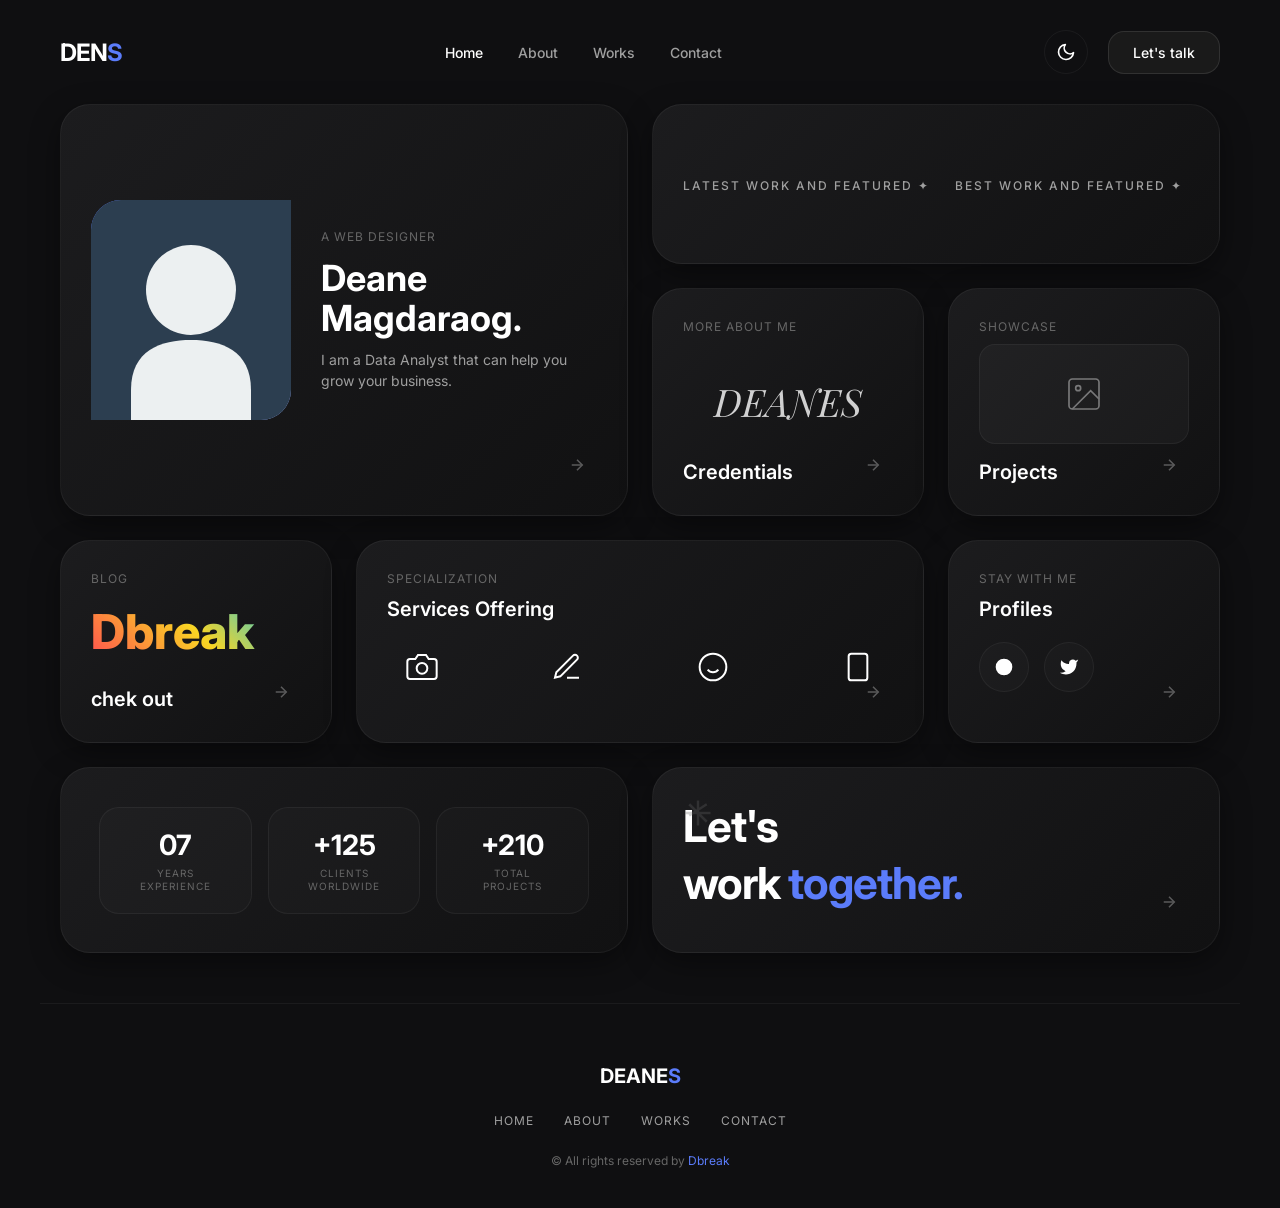
<file: index.html>
<!DOCTYPE html>
<html lang="en">
<head>
    <meta charset="UTF-8">
    <meta name="viewport" content="width=device-width, initial-scale=1.0">
    <title>Deanes Personal Website</title>
    <link rel="preconnect" href="https://fonts.googleapis.com">
    <link rel="preconnect" href="https://fonts.gstatic.com" crossorigin>
    <link href="https://fonts.googleapis.com/css2?family=Inter:wght@300;400;500;600;700&family=Playfair+Display:ital,wght@1,400;1,600&display=swap" rel="stylesheet">
    
    <style>
        /* ==========================================
           CSS VARIABLES (Theme Control)
           ========================================== */
        :root {
            --bg-main: #0f0f11;
            --bg-card: linear-gradient(135deg, #1c1c1e, #111112);
            --border-color: rgba(255, 255, 255, 0.05);
            --border-hover: rgba(255, 255, 255, 0.12);
            --text-primary: #ffffff;
            --text-secondary: #9f9f9f;
            --text-muted: #666666;
            --accent-color: #5b7cfa;
            --card-shadow: rgba(0, 0, 0, 0.4);
            --transition-speed: 0.3s;
        }

        /* Light Mode Overrides */
        [data-theme="light"] {
            --bg-main: #f0f2f5;
            --bg-card: linear-gradient(135deg, #ffffff, #f7f8fa);
            --border-color: rgba(0, 0, 0, 0.06);
            --border-hover: rgba(0, 0, 0, 0.15);
            --text-primary: #1a1a1a;
            --text-secondary: #666666;
            --text-muted: #999999;
            --accent-color: #3b59ff;
            --card-shadow: rgba(0, 0, 0, 0.05);
        }

        /* ==========================================
           BASE STYLES
           ========================================== */
        * {
            box-sizing: border-box;
            margin: 0;
            padding: 0;
        }

        body {
            font-family: 'Inter', sans-serif;
            background-color: var(--bg-main);
            color: var(--text-primary);
            transition: background-color var(--transition-speed) ease, color var(--transition-speed) ease;
            min-height: 100vh;
            display: flex;
            flex-direction: column;
            justify-content: space-between;
            overflow-x: hidden;
        }

        a {
            text-decoration: none;
            color: inherit;
        }

        /* ==========================================
           HEADER / NAVIGATION
           ========================================== */
        header {
            max-width: 1200px;
            width: 100%;
            margin: 0 auto;
            padding: 30px 20px;
            display: flex;
            justify-content: space-between;
            align-items: center;
        }

        .logo {
            font-size: 24px;
            font-weight: 700;
            letter-spacing: -1px;
        }

        nav ul {
            display: flex;
            list-style: none;
            gap: 35px;
        }

        nav ul li a {
            font-size: 14px;
            font-weight: 500;
            color: var(--text-secondary);
            transition: color 0.2s ease;
        }

        nav ul li a:hover, nav ul li a.active {
            color: var(--text-primary);
        }

        .header-actions {
            display: flex;
            align-items: center;
            gap: 20px;
        }

        /* Let's Talk Button */
        .btn-talk {
            background-color: #1a1a1a;
            color: #ffffff;
            padding: 12px 24px;
            border-radius: 16px;
            font-size: 14px;
            font-weight: 500;
            border: 1px solid rgba(255, 255, 255, 0.1);
            transition: background-color 0.2s, transform 0.2s;
        }
        [data-theme="light"] .btn-talk {
            background-color: #ffffff;
            color: #1a1a1a;
            border: 1px solid rgba(0, 0, 0, 0.1);
            box-shadow: 0 4px 12px rgba(0,0,0,0.05);
        }
        .btn-talk:hover {
            transform: translateY(-2px);
            background-color: var(--text-primary);
            color: var(--bg-main);
        }

        /* Theme Switcher Button */
        .theme-toggle {
            background: none;
            border: 1px solid var(--border-color);
            cursor: pointer;
            width: 44px;
            height: 44px;
            border-radius: 50%;
            display: flex;
            align-items: center;
            justify-content: center;
            color: var(--text-primary);
            transition: border-color 0.2s, background-color 0.2s;
        }
        .theme-toggle:hover {
            border-color: var(--border-hover);
            background-color: rgba(255, 255, 255, 0.02);
        }
        [data-theme="light"] .theme-toggle:hover {
            background-color: rgba(0, 0, 0, 0.02);
        }

        .theme-toggle .sun-icon { display: none; }
        .theme-toggle .moon-icon { display: block; }
        [data-theme="light"] .theme-toggle .sun-icon { display: block; }
        [data-theme="light"] .theme-toggle .moon-icon { display: none; }

        /* ==========================================
           MAIN BENTO GRID SYSTEM
           ========================================== */
        main {
            max-width: 1200px;
            width: 100%;
            margin: 0 auto;
            padding: 0 20px 50px 20px;
        }

        .bento-grid {
            display: grid;
            grid-template-columns: repeat(4, 1fr);
            gap: 24px;
            grid-auto-rows: minmax(160px, auto);
        }

        /* Base Card Styling */
        .card {
            background: var(--bg-card);
            border: 1px solid var(--border-color);
            border-radius: 30px;
            padding: 30px;
            position: relative;
            box-shadow: 0 10px 30px var(--card-shadow);
            transition: border-color var(--transition-speed), transform var(--transition-speed);
            display: flex;
            flex-direction: column;
            justify-content: space-between;
            overflow: hidden;
        }
        .card:hover {
            border-color: var(--border-hover);
            transform: translateY(-2px);
        }

        /* Tiny section labels inside cards */
        .card-subtitle {
            font-size: 12px;
            text-transform: uppercase;
            letter-spacing: 1px;
            color: var(--text-muted);
            margin-bottom: 10px;
        }

        .card-title {
            font-size: 22px;
            font-weight: 600;
            line-height: 1.3;
        }

        /* Action Arrow found in the bottom right corner of layouts */
        .card-arrow {
            position: absolute;
            bottom: 30px;
            right: 30px;
            width: 40px;
            height: 40px;
            border-radius: 50%;
            display: flex;
            align-items: center;
            justify-content: center;
            opacity: 0.3;
            transition: opacity 0.2s, transform 0.2s;
        }
        .card:hover .card-arrow {
            opacity: 1;
            transform: scale(1.05);
        }
        .card-arrow svg {
            width: 18px;
            height: 18px;
            fill: none;
            stroke: var(--text-primary);
            stroke-width: 2;
        }

        /* ==========================================
           INDIVIDUAL CARD MODIFICATIONS
           ========================================== */
        
        /* Card 1: Profile Card */
        .profile-card {
            grid-column: span 2;
            grid-row: span 2;
            flex-direction: row;
            align-items: center;
            gap: 30px;
        }
        .profile-img-wrapper {
            width: 200px;
            height: 220px;
            background: linear-gradient(135deg, var(--accent-color), #a2b4ff);
            border-radius: 30px 0 30px 0;
            overflow: hidden;
            flex-shrink: 0;
        }
        .profile-img-wrapper img {
            width: 100%;
            height: 100%;
            object-fit: cover;
            filter: grayscale(100%);
            mix-blend-mode: luminosity;
        }
        .profile-info {
            display: flex;
            flex-direction: column;
            justify-content: center;
        }
        .profile-info h1 {
            font-size: 36px;
            font-weight: 700;
            margin-top: 5px;
            margin-bottom: 10px;
            line-height: 1.1;
        }
        .profile-info p {
            font-size: 14px;
            color: var(--text-secondary);
            line-height: 1.5;
        }

        /* Card 2: Marquee Text Ticker Card */
        .ticker-card {
            grid-column: span 2;
            padding: 15px 30px;
            justify-content: center;
            background: var(--bg-card);
        }
        .ticker-wrap {
            overflow: hidden;
            white-space: nowrap;
            width: 100%;
        }
        .ticker-content {
            display: inline-block;
            animation: marquee 15s linear infinite;
            font-size: 12px;
            font-weight: 500;
            text-transform: uppercase;
            letter-spacing: 2px;
            color: var(--text-secondary);
        }
        .ticker-content span {
            margin-right: 20px;
        }
        @keyframes marquee {
            0% { transform: translate3d(0, 0, 0); }
            100% { transform: translate3d(-50%, 0, 0); }
        }

        /* Card 3: Credentials Card */
        .credentials-card {
            grid-column: span 1;
        }
        .signature-mock {
            font-family: 'Playfair Display', serif;
            font-style: italic;
            font-size: 38px;
            text-align: center;
            margin: 20px 0;
            color: var(--text-primary);
            opacity: 0.8;
        }

        /* Card 4: Projects Showcase Card */
        .projects-card {
            grid-column: span 1;
        }
        .project-img-mock {
            width: 100%;
            height: 100px;
            background-color: rgba(255,255,255,0.03);
            border: 1px solid var(--border-color);
            border-radius: 16px;
            margin-bottom: 15px;
            display: flex;
            align-items: center;
            justify-content: center;
        }
        [data-theme="light"] .project-img-mock {
            background-color: rgba(0,0,0,0.02);
        }

        /* Card 5: Blog/GFonts Card */
        .blog-card {
            grid-column: span 1;
        }
        .blog-logo-mock {
            font-size: 48px;
            font-weight: 800;
            background: linear-gradient(45deg, #ff4e50, #f9d423, #00c6ff);
            -webkit-background-clip: text;
            -webkit-text-fill-color: transparent;
            margin-bottom: 20px;
        }

        /* Card 6: Specialization Services Card */
        .services-card {
            grid-column: span 2;
        }
        .services-icons {
            display: flex;
            justify-content: space-between;
            align-items: center;
            margin-top: 20px;
            margin-bottom: 20px;
            padding: 0 10px;
        }
        .service-icon-box {
            width: 50px;
            height: 50px;
            display: flex;
            align-items: center;
            justify-content: center;
            color: var(--text-primary);
        }
        .service-icon-box svg {
            width: 32px;
            height: 32px;
            stroke: currentColor;
            fill: none;
            stroke-width: 1.5;
        }

        /* Card 7: Profiles/Socials Card */
        .profiles-card {
            grid-column: span 1;
        }
        .social-row {
            display: flex;
            gap: 15px;
            margin: 20px 0;
        }
        .social-btn {
            width: 50px;
            height: 50px;
            border-radius: 50%;
            border: 1px solid var(--border-color);
            display: flex;
            align-items: center;
            justify-content: center;
            background: rgba(255,255,255,0.02);
            transition: background 0.2s, border-color 0.2s;
        }
        [data-theme="light"] .social-btn {
            background: #ffffff;
        }
        .social-btn:hover {
            background: var(--text-primary);
            color: var(--bg-main);
            border-color: var(--text-primary);
        }
        .social-btn svg {
            width: 20px;
            height: 20px;
            fill: currentColor;
        }

        /* Card 8: Analytics/Stats Card */
        .stats-card {
            grid-column: span 2;
            flex-direction: row;
            justify-content: space-around;
            align-items: center;
            padding: 30px;
        }
        .stat-item {
            text-align: center;
            background: rgba(255,255,255,0.02);
            border: 1px solid var(--border-color);
            padding: 20px;
            border-radius: 20px;
            flex: 1;
            margin: 0 8px;
            box-shadow: inset 0 0 12px rgba(255,255,255,0.01);
        }
        [data-theme="light"] .stat-item {
            background: #ffffff;
        }
        .stat-number {
            font-size: 28px;
            font-weight: 700;
            margin-bottom: 5px;
        }
        .stat-label {
            font-size: 10px;
            text-transform: uppercase;
            letter-spacing: 1px;
            color: var(--text-muted);
            line-height: 1.3;
        }

        /* Card 9: Call-to-Action Card */
        .cta-card {
            grid-column: span 2;
            justify-content: flex-end;
        }
        .cta-card .card-title {
            font-size: 44px;
            font-weight: 700;
            max-width: 350px;
            margin-bottom: 10px;
            letter-spacing: -1px;
        }
        .cta-card .card-title span {
            color: var(--accent-color);
        }
        .cta-card .sparkle-icon {
            position: absolute;
            top: 30px;
            left: 30px;
            opacity: 0.3;
        }

        /* ==========================================
           FOOTER STYLES
           ========================================== */
        footer {
            max-width: 1200px;
            width: 100%;
            margin: 0 auto;
            padding: 60px 20px 40px 20px;
            display: flex;
            flex-direction: column;
            align-items: center;
            gap: 25px;
            border-top: 1px solid var(--border-color);
        }
        .footer-logo {
            font-size: 20px;
            font-weight: 700;
        }
        .footer-nav {
            display: flex;
            gap: 30px;
            list-style: none;
            font-size: 12px;
            text-transform: uppercase;
            letter-spacing: 1px;
        }
        .footer-nav a {
            color: var(--text-secondary);
            transition: color 0.2s;
        }
        .footer-nav a:hover {
            color: var(--text-primary);
        }
        .copyright {
            font-size: 12px;
            color: var(--text-muted);
        }
        .copyright span {
            color: var(--accent-color);
        }

        /* ==========================================
           RESPONSIVE MEDIA QUERIES
           ========================================== */
        @media (max-width: 1024px) {
            .bento-grid {
                grid-template-columns: repeat(2, 1fr);
            }
            .profile-card, .ticker-card, .services-card, .stats-card, .cta-card {
                grid-column: span 2;
            }
            .credentials-card, .projects-card, .blog-card, .profiles-card {
                grid-column: span 1;
            }
        }

        @media (max-width: 680px) {
            header {
                flex-direction: column;
                gap: 20px;
            }
            .bento-grid {
                grid-template-columns: 1fr;
                gap: 16px;
            }
            .profile-card, .ticker-card, .services-card, .stats-card, .cta-card,
            .credentials-card, .projects-card, .blog-card, .profiles-card {
                grid-column: span 1;
            }
            .profile-card {
                flex-direction: column;
                align-items: flex-start;
            }
            .profile-img-wrapper {
                width: 100%;
                height: 250px;
            }
            .stats-card {
                flex-direction: column;
                gap: 15px;
            }
            .stat-item {
                width: 100%;
                margin: 0;
            }
            .cta-card .card-title {
                font-size: 32px;
            }
        }
    </style>
</head>
<body data-theme="dark">

    <header>
        <div class="logo">DEN<span style="color: var(--accent-color);">S</span></div>
        <nav>
            <ul>
                <li><a href="#" class="active">Home</a></li>
                <li><a href="#">About</a></li>
                <li><a href="#">Works</a></li>
                <li><a href="#">Contact</a></li>
            </ul>
        </nav>
        <div class="header-actions">
            <button class="theme-toggle" id="themeToggle" aria-label="Toggle Theme">
                <svg class="moon-icon" width="20" height="20" viewBox="0 0 24 24" fill="none" stroke="currentColor" stroke-width="2" stroke-linecap="round" stroke-linejoin="round"><path d="M21 12.79A9 9 0 1 1 11.21 3 7 7 0 0 0 21 12.79z"></path></svg>
                <svg class="sun-icon" width="20" height="20" viewBox="0 0 24 24" fill="none" stroke="currentColor" stroke-width="2" stroke-linecap="round" stroke-linejoin="round"><circle cx="12" cy="12" r="5"></circle><line x1="12" y1="1" x2="12" y2="3"></line><line x1="12" y1="21" x2="12" y2="23"></line><line x1="4.22" y1="4.22" x2="5.64" y2="5.64"></line><line x1="18.36" y1="18.36" x2="19.78" y2="19.78"></line><line x1="1" y1="12" x2="3" y2="12"></line><line x1="21" y1="12" x2="23" y2="12"></line><line x1="4.22" y1="19.78" x2="5.64" y2="18.36"></line><line x1="18.36" y1="4.22" x2="19.78" y2="5.64"></line></svg>
            </button>
            <a href="#" class="btn-talk">Let's talk</a>
        </div>
    </header>

    <main>
        <section class="bento-grid">
            
            <div class="card profile-card">
                <div class="profile-img-wrapper">
                    <svg width="100%" height="100%" viewBox="0 0 200 220" style="background:#2c3e50;"><circle cx="100" cy="90" r="45" fill="#ecf0f1"/><path d="M40 190C40 150 70 140 100 140C130 140 160 150 160 190V220H40V190Z" fill="#ecf0f1"/></svg>
                </div>
                <div class="profile-info">
                    <span class="card-subtitle">A Web Designer</span>
                    <h1>Deane<br>Magdaraog.</h1>
                    <p>I am a Data Analyst that can help you grow your business.</p>
                </div>
                <div class="card-arrow">
                    <svg viewBox="0 0 24 24"><line x1="5" y1="12" x2="19" y2="12"></line><polyline points="12 5 19 12 12 19"></polyline></svg>
                </div>
            </div>

            <div class="card ticker-card">
                <div class="ticker-wrap">
                    <div class="ticker-content">
                        <span>LATEST WORK AND FEATURED ✦ </span>
                        <span>BEST WORK AND FEATURED ✦ </span>
                        <span>LATEST WORK AND FEATURED ✦ </span>
                        <span>BEST WORK AND FEATURED ✦ </span>
                    </div>
                </div>
            </div>

            <div class="card credentials-card">
                <span class="card-subtitle">More About Me</span>
                <div class="signature-mock">DEANES</div>
                <div class="card-title" style="font-size: 20px;">Credentials</div>
                <div class="card-arrow">
                    <svg viewBox="0 0 24 24"><line x1="5" y1="12" x2="19" y2="12"></line><polyline points="12 5 19 12 12 19"></polyline></svg>
                </div>
            </div>

            <div class="card projects-card">
                <span class="card-subtitle">Showcase</span>
                <div class="project-img-mock">
                    <svg width="40" height="40" viewBox="0 0 24 24" fill="none" stroke="currentColor" stroke-width="1" opacity="0.4"><rect x="3" y="3" width="18" height="18" rx="2" ry="2"></rect><circle cx="8.5" cy="8.5" r="1.5"></circle><polyline points="21 15 16 10 5 21"></polyline></svg>
                </div>
                <div class="card-title" style="font-size: 20px;">Projects</div>
                <div class="card-arrow">
                    <svg viewBox="0 0 24 24"><line x1="5" y1="12" x2="19" y2="12"></line><polyline points="12 5 19 12 12 19"></polyline></svg>
                </div>
            </div>

            <div class="card blog-card">
                <span class="card-subtitle">Blog</span>
                <div class="blog-logo-mock">Dbreak</div>
                <div class="card-title" style="font-size: 20px;">chek out</div>
                <div class="card-arrow">
                    <svg viewBox="0 0 24 24"><line x1="5" y1="12" x2="19" y2="12"></line><polyline points="12 5 19 12 12 19"></polyline></svg>
                </div>
            </div>

            <div class="card services-card">
                <span class="card-subtitle">Specialization</span>
                <div class="card-title" style="font-size: 20px;">Services Offering</div>
                <div class="services-icons">
                    <div class="service-icon-box">
                        <svg viewBox="0 0 24 24"><path d="M23 19a2 2 0 0 1-2 2H3a2 2 0 0 1-2-2V8a2 2 0 0 1 2-2h4l2-3h6l2 3h4a2 2 0 0 1 2 2z"></path><circle cx="12" cy="13" r="4"></circle></svg>
                    </div>
                    <div class="service-icon-box">
                        <svg viewBox="0 0 24 24"><path d="M12 20h9"></path><path d="M16.5 3.5a2.121 2.121 0 0 1 3 3L7 19l-4 1 1-4L16.5 3.5z"></path></svg>
                    </div>
                    <div class="service-icon-box">
                        <svg viewBox="0 0 24 24"><circle cx="12" cy="12" r="10"></circle><path d="M8 14s1.5 2 4 2 4-2 4-2"></path><line x1="9" y1="9" x2="9.01" y2="9"></line><line x1="15" y1="9" x2="15.01" y2="9"></line></svg>
                    </div>
                    <div class="service-icon-box">
                        <svg viewBox="0 0 24 24"><rect x="5" y="2" width="14" height="20" rx="2" ry="2"></rect><line x1="12" y1="18" x2="12.01" y2="18"></line></svg>
                    </div>
                </div>
                <div class="card-arrow">
                    <svg viewBox="0 0 24 24"><line x1="5" y1="12" x2="19" y2="12"></line><polyline points="12 5 19 12 12 19"></polyline></svg>
                </div>
            </div>

            <div class="card profiles-card">
                <span class="card-subtitle">Stay With Me</span>
                <div class="card-title" style="font-size: 20px;">Profiles</div>
                <div class="social-row">
                    <a href="#" class="social-btn" aria-label="Dribbble">
                        <svg viewBox="0 0 24 24"><circle cx="12" cy="12" r="10"></circle><path d="M8.56 2.75c4.37 6.03 6.02 9.42 8.03 17.72m2.54-15.38c-3.72 4.35-8.94 5.66-16.88 5.85m19.5 1.9c-3.5-.49-11.05 1-11.6 8.56"></path></svg>
                    </a>
                    <a href="#" class="social-btn" aria-label="Twitter">
                        <svg viewBox="0 0 24 24"><path d="M23 3a10.9 10.9 0 0 1-3.14 1.53 4.48 4.48 0 0 0-7.86 3v1A10.66 10.66 0 0 1 3 4s-4 9 5 13a11.64 11.64 0 0 1-7 2c9 5 20 0 20-11.5a4.5 4.5 0 0 0-.08-.83A7.72 7.72 0 0 0 23 3z"></path></svg>
                    </a>
                </div>
                <div class="card-arrow">
                    <svg viewBox="0 0 24 24"><line x1="5" y1="12" x2="19" y2="12"></line><polyline points="12 5 19 12 12 19"></polyline></svg>
                </div>
            </div>

            <div class="card stats-card">
                <div class="stat-item">
                    <div class="stat-number">07</div>
                    <div class="stat-label">Years<br>Experience</div>
                </div>
                <div class="stat-item">
                    <div class="stat-number">+125</div>
                    <div class="stat-label">Clients<br>Worldwide</div>
                </div>
                <div class="stat-item">
                    <div class="stat-number">+210</div>
                    <div class="stat-label">Total<br>Projects</div>
                </div>
            </div>

            <div class="card cta-card">
                <svg class="sparkle-icon" width="30" height="30" viewBox="0 0 24 24" fill="none" stroke="var(--text-muted)" stroke-width="2"><path d="M12 2v20M2 12h20M5 5l14 14M19 5L5 14"></path></svg>
                <div class="card-title">Let's<br>work <span>together.</span></div>
                <div class="card-arrow">
                    <svg viewBox="0 0 24 24"><line x1="5" y1="12" x2="19" y2="12"></line><polyline points="12 5 19 12 12 19"></polyline></svg>
                </div>
            </div>

        </section>
    </main>

    <footer>
        <div class="footer-logo">DEANE<span style="color: var(--accent-color);">S</span></div>
        <ul class="footer-nav">
            <li><a href="#">Home</a></li>
            <li><a href="#">About</a></li>
            <li><a href="#">Works</a></li>
            <li><a href="#">Contact</a></li>
        </ul>
        <div class="copyright">
            © All rights reserved by <span>Dbreak</span>
        </div>
    </footer>

    <script>
        const themeToggle = document.getElementById('themeToggle');
        const body = document.body;

        themeToggle.addEventListener('click', () => {
            const currentTheme = body.getAttribute('data-theme');
            if (currentTheme === 'dark') {
                body.setAttribute('data-theme', 'light');
            } else {
                body.setAttribute('data-theme', 'dark');
            }
        });
    </script>
</body>
</html>
</file>
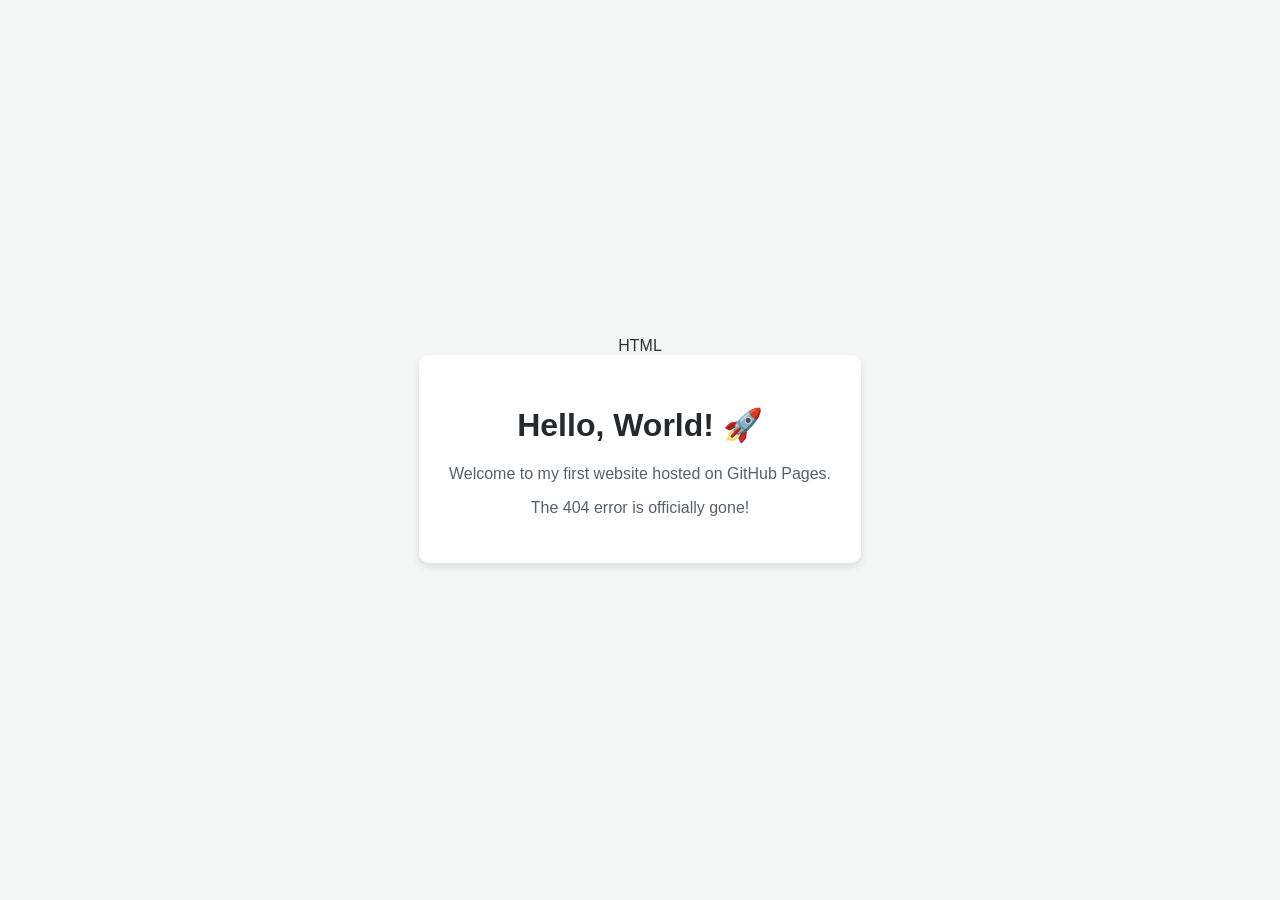
<file: main.html>
HTML

<!DOCTYPE html>
<html lang="en">
<head>
    <meta charset="UTF-8">
    <meta name="viewport" content="width=device-width, initial-scale=1.0">
    <title>My First GitHub Website</title>
    <style>
        body {
            font-family: 'Segoe UI', Tahoma, Geneva, Verdana, sans-serif;
            background-color: #f4f7f6;
            color: #333;
            margin: 0;
            padding: 0;
            display: flex;
            flex-direction: column;
            align-items: center;
            justify-content: center;
            height: 100vh;
        }
        .container {
            background-color: white;
            padding: 30px;
            border-radius: 10px;
            box-shadow: 0 4px 8px rgba(0,0,0,0.1);
            text-align: center;
        }
        h1 {
            color: #24292e;
        }
        p {
            color: #586069;
        }
    </style>
</head>
<body>

    <div class="container">
        <h1>Hello, World! 🚀</h1>
        <p>Welcome to my first website hosted on GitHub Pages.</p>
        <p>The 404 error is officially gone!</p>
    </div>

</body>
</html>
</file>
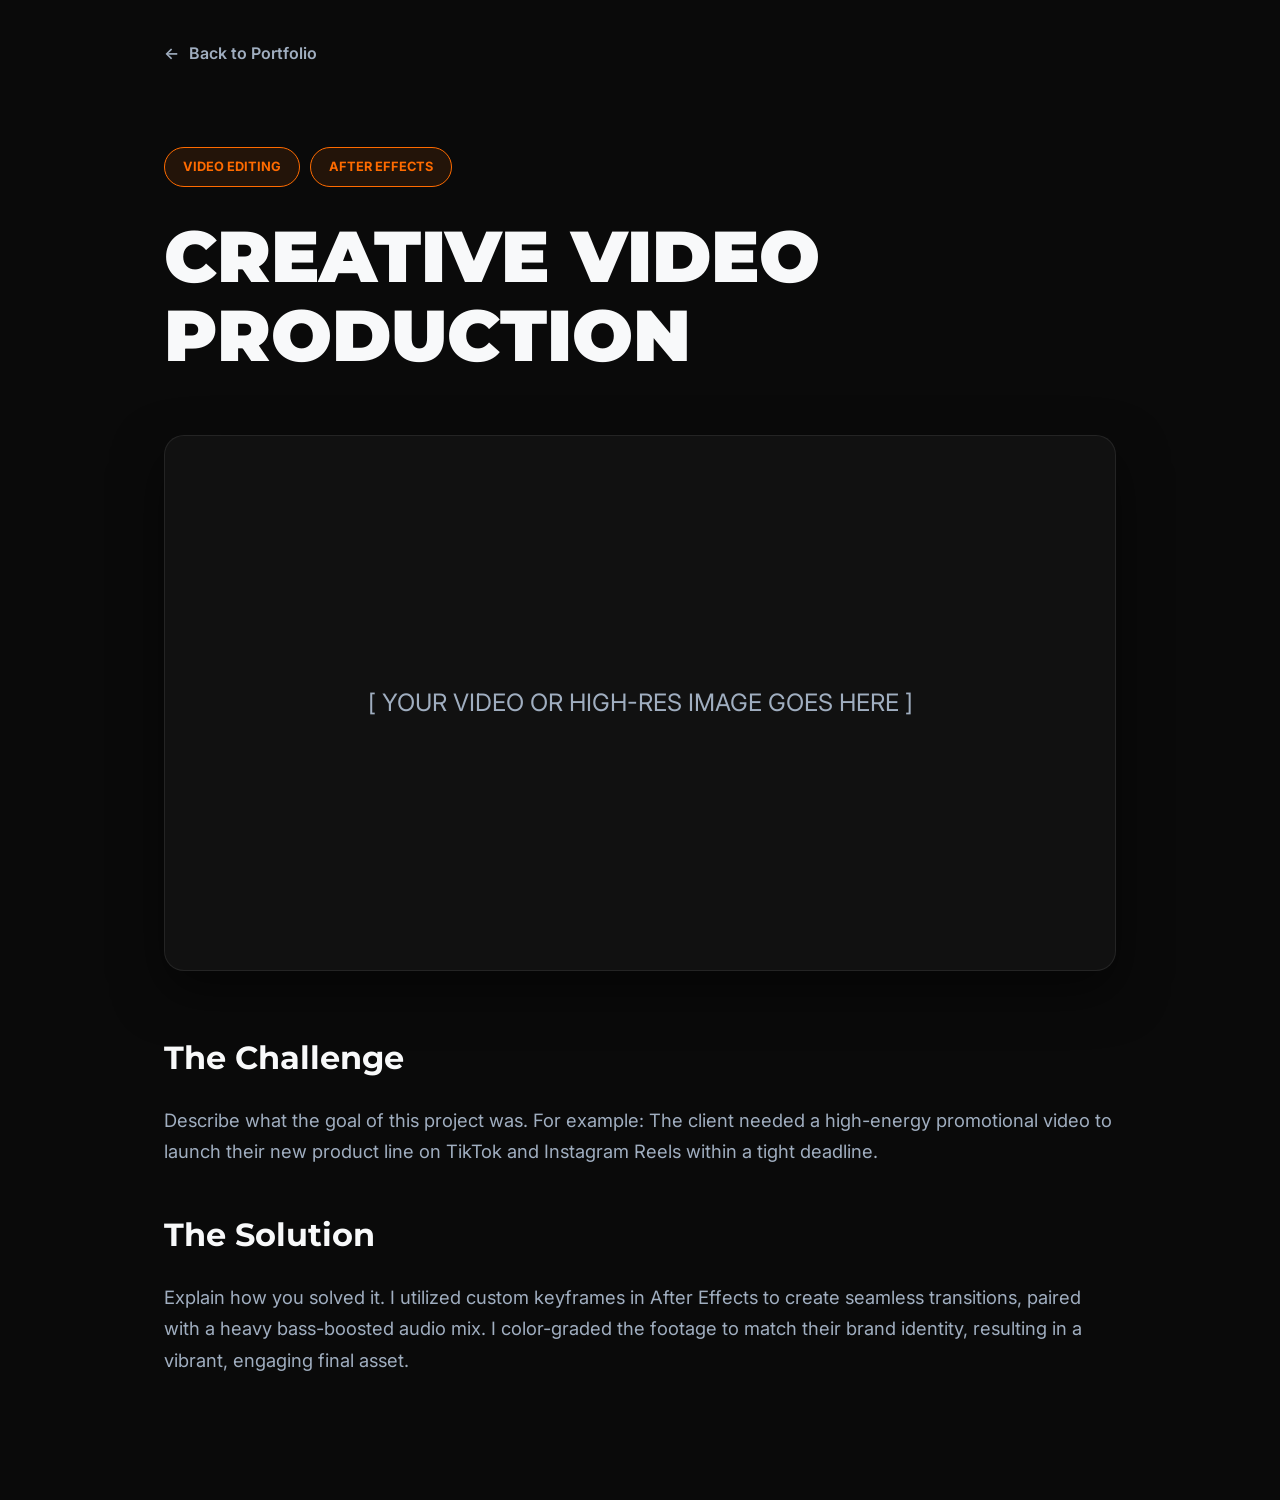
<file: watchproject.html>
<!DOCTYPE html>
<html lang="en" style="scroll-behavior: smooth;">
<head>
    <meta charset="UTF-8">
    <meta name="viewport" content="width=device-width, initial-scale=1.0">
    <title>Creative Video Production | Deane</title>
    
    <link rel="preconnect" href="https://fonts.googleapis.com">
    <link rel="preconnect" href="https://fonts.gstatic.com" crossorigin>
    <link href="https://fonts.googleapis.com/css2?family=Inter:wght@400;500;600&family=Montserrat:wght@800;900&display=swap" rel="stylesheet">

    <style>
        /* Exact same theme variables to keep your 10x aesthetic */
        :root {
            --bg-main: #0a0a0a;
            --card-bg: #141414;
            --text-main: #f8f9fa;
            --text-muted: #a0aec0;
            --border-light: rgba(255, 255, 255, 0.08);
            --accent: #ff6b00;
            --accent-glow: rgba(255, 107, 0, 0.4);
            --accent-dim: rgba(255, 107, 0, 0.1);
            --ease-apple: cubic-bezier(0.25, 1, 0.5, 1);
            --ease-bounce: cubic-bezier(0.34, 1.56, 0.64, 1);
        }

        * { box-sizing: border-box; margin: 0; padding: 0; }

        body {
            font-family: 'Inter', sans-serif;
            background-color: var(--bg-main);
            color: var(--text-main);
            line-height: 1.7;
            -webkit-font-smoothing: antialiased;
        }

        .container {
            max-width: 1000px; /* Slightly narrower for easier reading */
            margin: 0 auto;
            padding: 0 24px;
        }

        /* Navigation Bar */
        nav {
            padding: 40px 0;
            display: flex;
            justify-content: flex-start;
        }

        .back-link {
            color: var(--text-muted);
            text-decoration: none;
            font-weight: 600;
            display: inline-flex;
            align-items: center;
            gap: 10px;
            transition: color 0.3s ease;
        }

        .back-link::before { 
            content: '←'; 
            transition: transform 0.4s var(--ease-bounce); 
        }
        
        .back-link:hover { color: var(--accent); }
        .back-link:hover::before { transform: translateX(-8px); }

        /* Project Header */
        .project-header {
            margin: 40px 0 60px 0;
            animation: slideUpFade 1s var(--ease-apple) forwards;
        }

        h1 {
            font-family: 'Montserrat', sans-serif;
            font-weight: 900;
            font-size: clamp(2.5rem, 6vw, 4.5rem);
            color: var(--text-main);
            text-transform: uppercase;
            line-height: 1.1;
            margin-bottom: 20px;
        }

        .project-tags {
            display: flex;
            flex-wrap: wrap;
            gap: 10px;
            margin-bottom: 30px;
        }

        .project-tag {
            background: var(--accent-dim);
            border: 1px solid var(--accent);
            color: var(--accent);
            font-size: 0.8rem;
            padding: 8px 18px;
            border-radius: 50px;
            font-weight: 700;
            text-transform: uppercase;
        }

        /* Video/Image Showcase Area */
        .media-showcase {
            width: 100%;
            aspect-ratio: 16/9;
            background: #111;
            border-radius: 20px;
            border: 1px solid var(--border-light);
            display: flex;
            align-items: center;
            justify-content: center;
            color: var(--text-muted);
            font-size: 1.5rem;
            margin-bottom: 60px;
            box-shadow: 0 20px 50px rgba(0,0,0,0.5);
            animation: slideUpFade 1s var(--ease-apple) 0.2s forwards;
            opacity: 0;
        }

        /* Project Description */
        .project-details {
            font-size: 1.15rem;
            color: var(--text-muted);
            animation: slideUpFade 1s var(--ease-apple) 0.4s forwards;
            opacity: 0;
        }

        .project-details h2 {
            color: var(--text-main);
            font-family: 'Montserrat', sans-serif;
            font-size: 2rem;
            margin: 40px 0 20px 0;
        }

        .project-details p { margin-bottom: 24px; }

        @keyframes slideUpFade {
            from { opacity: 0; transform: translateY(30px); }
            to { opacity: 1; transform: translateY(0); }
        }
    </style>
</head>
<body>

    <div class="container">
        <nav>
            <a href="index.html" class="back-link">Back to Portfolio</a>
        </nav>

        <header class="project-header">
            <div class="project-tags">
                <span class="project-tag">Video Editing</span>
                <span class="project-tag">After Effects</span>
            </div>
            <h1>Creative Video Production</h1>
        </header>

        <div class="media-showcase">
            [ YOUR VIDEO OR HIGH-RES IMAGE GOES HERE ]
        </div>

        <article class="project-details">
            <h2>The Challenge</h2>
            <p>Describe what the goal of this project was. For example: The client needed a high-energy promotional video to launch their new product line on TikTok and Instagram Reels within a tight deadline.</p>
            
            <h2>The Solution</h2>
            <p>Explain how you solved it. I utilized custom keyframes in After Effects to create seamless transitions, paired with a heavy bass-boosted audio mix. I color-graded the footage to match their brand identity, resulting in a vibrant, engaging final asset.</p>
        </article>
        
        <div style="padding-bottom: 100px;"></div>
    </div>

</body>
</html>
</file>
